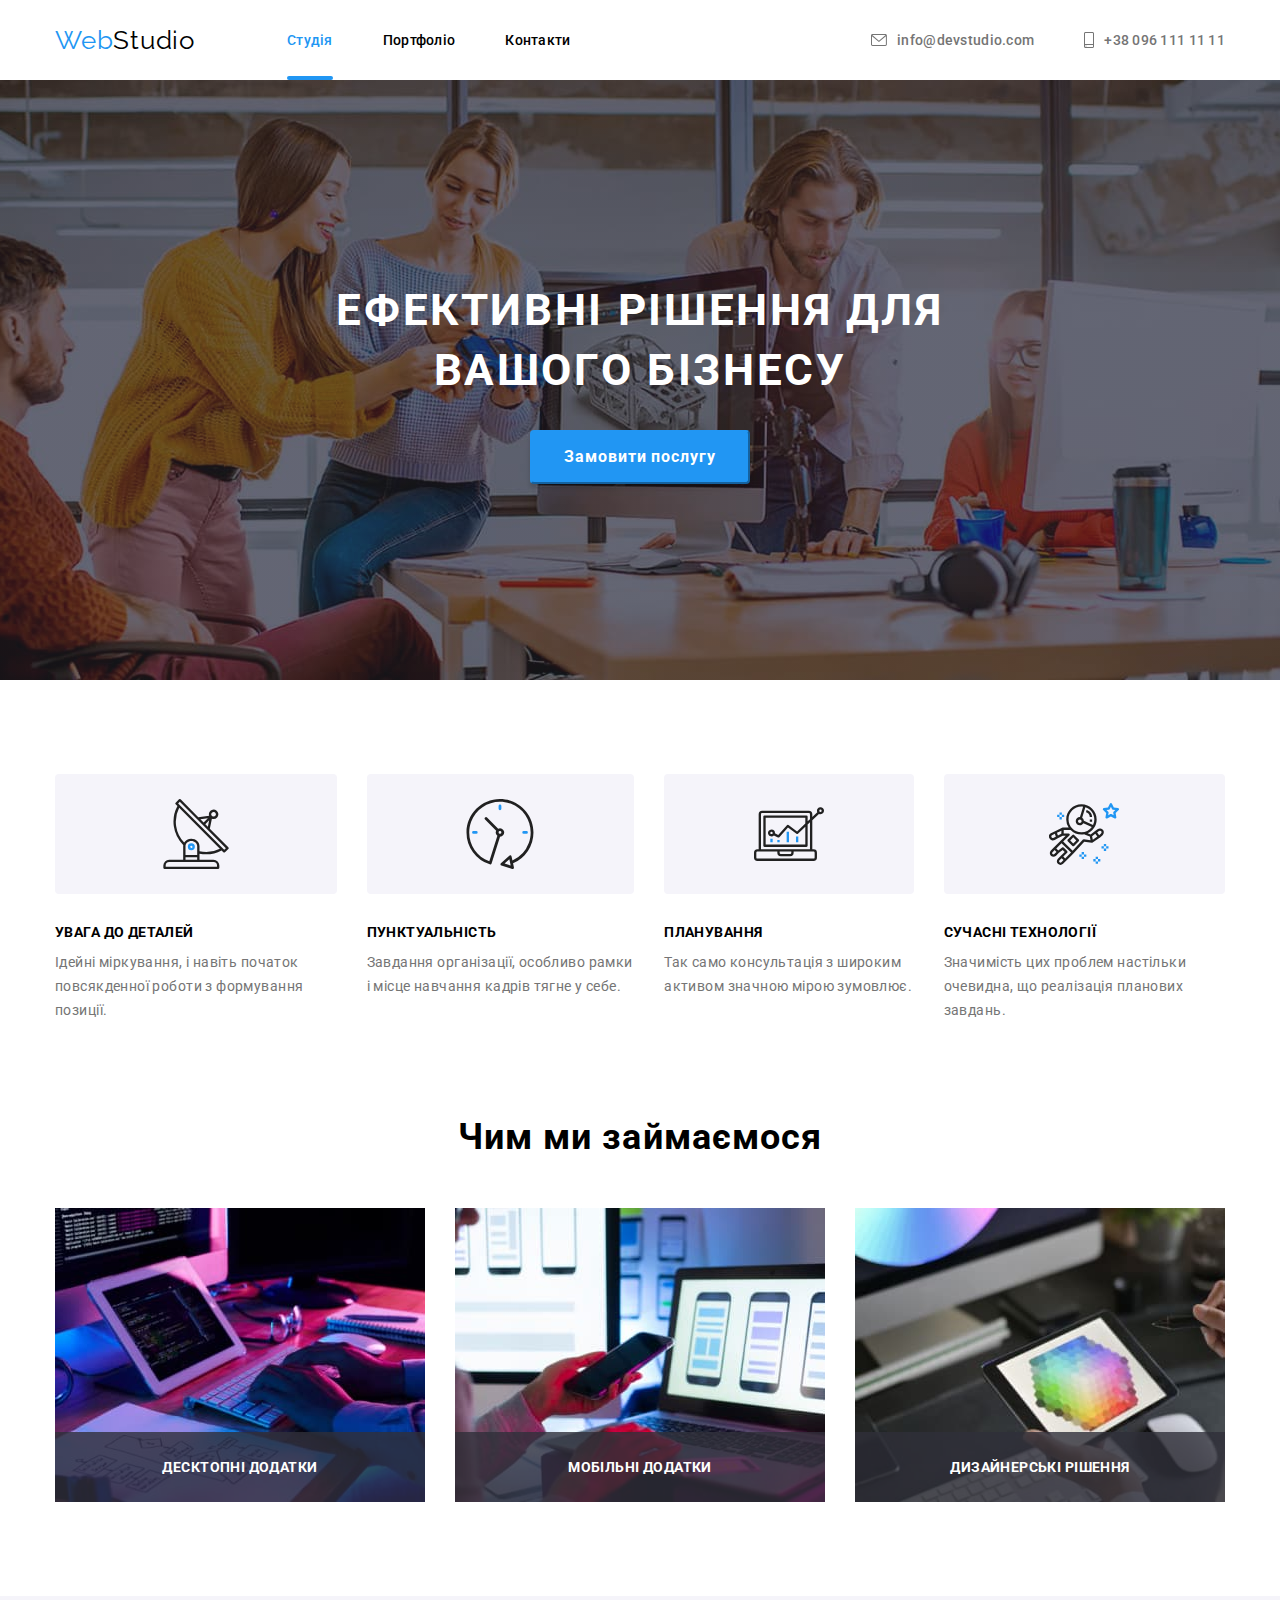
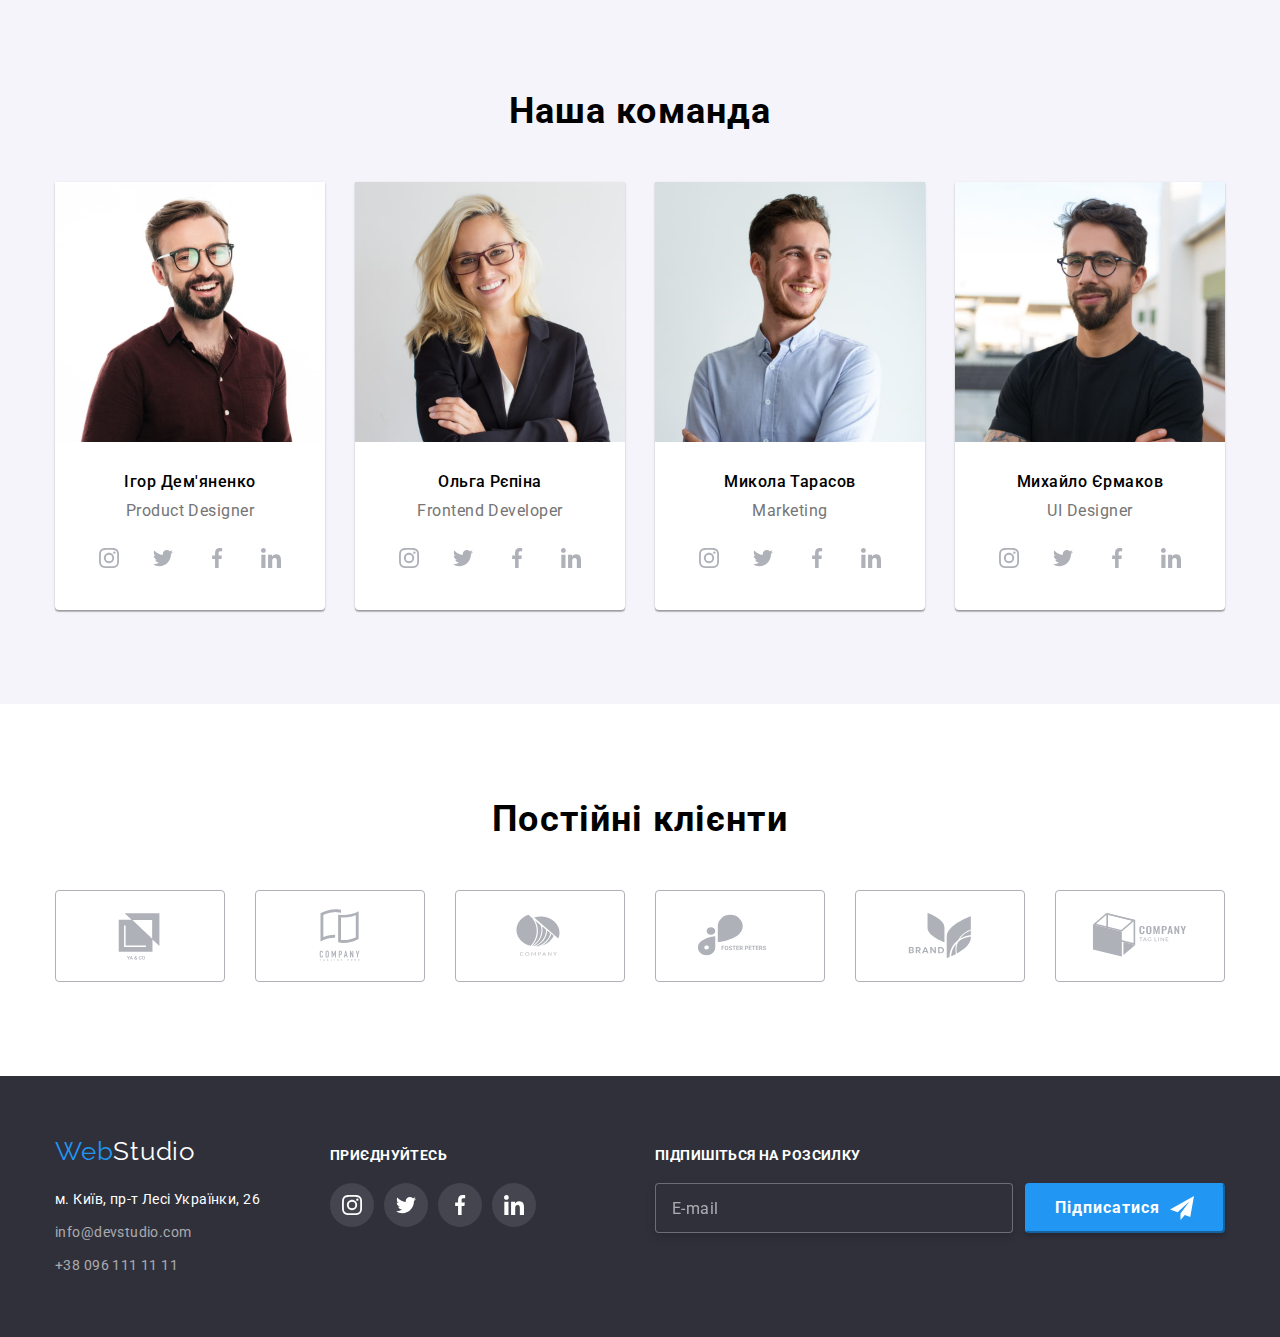
<file: index.html>
<!DOCTYPE html>
<html lang="uk">
  <head>
    <meta charset="UTF-8" />
    <meta http-equiv="X-UA-Compatible" content="IE=edge" />
    <meta name="viewport" content="width=device-width, initial-scale=1.0" />
    <title>Студія</title>
    <link rel="preconnect" href="https://fonts.googleapis.com" />
    <link rel="preconnect" href="https://fonts.gstatic.com" crossorigin />
    <link
      href="https://fonts.googleapis.com/css2?family=Raleway:wght@700&family=Roboto:wght@400;500;700;900&display=swap"
      rel="stylesheet"
    />
    <link
      rel="stylesheet"
      href="https://cdnjs.cloudflare.com/ajax/libs/modern-normalize/1.1.0/modern-normalize.min.css"
    />
    <link rel="stylesheet" href="css/styles.css" />
  </head>

  <body>
    <!-- header  -->
    <header class="header">
      <div class="container">
        <nav>
          <a class="logo link" href=""
            ><span class="logo-blue">Web</span
            ><span class="logo-black">Studio</span></a
          >
          <ul class="nav-list list">
            <li class="header-list-item">
              <a class="header-list-link link link-hover activ-link" href=""
                >Студія</a
              >
            </li>
            <li class="header-list-item">
              <a
                class="header-list-link link link-hover"
                href="./portfolio.html"
                >Портфоліо</a
              >
            </li>
            <li class="header-list-item">
              <a class="header-list-link link link-hover" href="">Контакти</a>
            </li>
          </ul>
        </nav>
        <ul class="contacts-list list">
          <li class="header-list-item">
            <a
              class="header-list-feedback link link-hover"
              href="mailto:info@devstudio.com"
            >
              <svg class="icon-envelope icon-hover" width="16" height="12">
                <use href="./images/icons.svg#icon-envelope"></use>
              </svg>
              info@devstudio.com</a
            >
          </li>
          <li class="header-list-item">
            <a
              class="header-list-feedback link link-hover"
              href="tel:+380961111111"
            >
              <svg class="icon-smartphone" width="10" height="16">
                <use href="./images/icons.svg#icon-smartphone"></use>
              </svg>
              +38 096 111 11 11</a
            >
          </li>
        </ul>
      </div>
    </header>
    <!-- main  -->
    <main>
      <!-- section hero  -->
      <div>
        <section class="hero">
          <div class="container">
            <h1 class="hero-titel">Ефективні рішення для вашого бізнесу</h1>
            <button data-modal-open class="button" type="button">
              Замовити послугу
            </button>
          </div>
        </section>
      </div>
      <!-- section Особливості  -->
      <section class="features">
        <div class="container">
          <h2 class="second-title visually-hidden">Особливості</h2>
          <ul class="feauters-list list">
            <li class="feauters-list-item">
              <div class="feauters-icon">
                <svg width="70" height="70">
                  <use href="./images/icons.svg#icon-antenna"></use>
                </svg>
              </div>
              <h3 class="third-title">Увага до деталей</h3>
              <p class="features-description">
                Ідейні міркування, і навіть початок повсякденної роботи з
                формування позиції.
              </p>
            </li>
            <li class="feauters-list-item">
              <div class="feauters-icon">
                <svg width="70" height="70">
                  <use href="./images/icons.svg#icon-clock"></use>
                </svg>
              </div>
              <h3 class="third-title">Пунктуальність</h3>
              <p class="features-description">
                Завдання організації, особливо рамки і місце навчання кадрів
                тягне у себе.
              </p>
            </li>
            <li class="feauters-list-item">
              <div class="feauters-icon">
                <svg width="70" height="70">
                  <use href="./images/icons.svg#icon-diagram"></use>
                </svg>
              </div>
              <h3 class="third-title">Планування</h3>
              <p class="features-description">
                Так само консультація з широким активом значною мірою зумовлює.
              </p>
            </li>
            <li class="feauters-list-item">
              <div class="feauters-icon">
                <svg width="70" height="70">
                  <use href="./images/icons.svg#icon-astronaut"></use>
                </svg>
              </div>
              <h3 class="third-title">Сучасні технології</h3>
              <p class="features-description">
                Значимість цих проблем настільки очевидна, що реалізація
                планових завдань.
              </p>
            </li>
          </ul>
        </div>
      </section>
      <!-- section activity  -->
      <section class="activity">
        <div class="container">
          <h2 class="second-title">Чим ми займаємося</h2>
          <ul class="activity-list list">
            <li class="activity-list-item">
              <div class="box">
                <img
                  src="./images/box-1.jpg"
                  alt="планування роботи"
                  width="370"
                />
                <p class="title">Десктопні додатки</p>
              </div>
            </li>
            <li class="activity-list-item">
              <div class="box">
                <img
                  src="./images/box-2.jpg"
                  alt="реалізація проекту"
                  width="370"
                />
                <p class="title">Мобільні додатки</p>
              </div>
            </li>
            <li class="activity-list-item">
              <div class="box">
                <img
                  src="./images/box-3.jpg"
                  alt="тестування готового продукту"
                  width="370"
                />
                <p class="title">Дизайнерські рішення</p>
              </div>
            </li>
          </ul>
        </div>
      </section>
      <!-- section team  -->
      <section class="team">
        <div class="container">
          <h2 class="second-title">Наша команда</h2>
          <ul class="team-list list">
            <li class="team-list-item">
              <img
                class="team-img"
                src="./images/img-1.jpg"
                alt="Ігор Дем'яненко"
                width="270"
              />
              <div class="team-performance">
                <h3 class="team-list-name">Ігор Дем'яненко</h3>
                <p class="team-list-profession">Product Designer</p>
              </div>
              <ul class="team-social list">
                <li class="social-list">
                  <a class="social-link" href="">
                    <svg class="icon-instagram icon" width="20" height="20">
                      <use href="./images/icons.svg#icon-instagram"></use>
                    </svg>
                  </a>
                </li>
                <li class="social-list">
                  <a class="social-link" href="">
                    <svg class="icon-twitter icon" width="20" height="20">
                      <use href="./images/icons.svg#icon-twitter"></use>
                    </svg>
                  </a>
                </li>
                <li class="social-list">
                  <a class="social-link" href="">
                    <svg class="icon-facebook icon" width="20" height="20">
                      <use href="./images/icons.svg#icon-facebook"></use>
                    </svg>
                  </a>
                </li>
                <li class="social-list">
                  <a class="social-link" href="">
                    <svg class="icon-linkedin icon" width="20" height="20">
                      <use href="./images/icons.svg#icon-linkedin"></use>
                    </svg>
                  </a>
                </li>
              </ul>
            </li>
            <li class="team-list-item">
              <img
                class="team-img"
                src="./images/img-2.jpg"
                alt="Ольга Рєпіна"
                width="270"
              />
              <div class="team-performance">
                <h3 class="team-list-name">Ольга Рєпіна</h3>
                <p class="team-list-profession">Frontend Developer</p>
              </div>
              <ul class="team-social list">
                <li class="social-list">
                  <a class="social-link" href="">
                    <svg class="icon-instagram icon" width="20" height="20">
                      <use href="./images/icons.svg#icon-instagram"></use>
                    </svg>
                  </a>
                </li>
                <li class="social-list">
                  <a class="social-link" href="">
                    <svg class="icon-twitter icon" width="20" height="20">
                      <use href="./images/icons.svg#icon-twitter"></use>
                    </svg>
                  </a>
                </li>
                <li class="social-list">
                  <a class="social-link" href="">
                    <svg class="icon-facebook icon" width="20" height="20">
                      <use href="./images/icons.svg#icon-facebook"></use>
                    </svg>
                  </a>
                </li>
                <li class="social-list">
                  <a class="social-link" href="">
                    <svg class="icon-linkedin icon" width="20" height="20">
                      <use href="./images/icons.svg#icon-linkedin"></use>
                    </svg>
                  </a>
                </li>
              </ul>
            </li>
            <li class="team-list-item">
              <img
                class="team-img"
                src="./images/img-3.jpg"
                alt="Микола Тарасов"
                width="270"
              />
              <div class="team-performance">
                <h3 class="team-list-name">Микола Тарасов</h3>
                <p class="team-list-profession">Marketing</p>
              </div>
              <ul class="team-social list">
                <li class="social-list">
                  <a class="social-link" href="">
                    <svg class="icon-instagram icon" width="20" height="20">
                      <use href="./images/icons.svg#icon-instagram"></use>
                    </svg>
                  </a>
                </li>
                <li class="social-list">
                  <a class="social-link" href="">
                    <svg class="icon-twitter icon" width="20" height="20">
                      <use href="./images/icons.svg#icon-twitter"></use>
                    </svg>
                  </a>
                </li>
                <li class="social-list">
                  <a class="social-link" href="">
                    <svg class="icon-facebook icon" width="20" height="20">
                      <use href="./images/icons.svg#icon-facebook"></use>
                    </svg>
                  </a>
                </li>
                <li class="social-list">
                  <a class="social-link" href="">
                    <svg class="icon-linkedin icon" width="20" height="20">
                      <use href="./images/icons.svg#icon-linkedin"></use>
                    </svg>
                  </a>
                </li>
              </ul>
            </li>
            <li class="team-list-item">
              <img
                class="team-img"
                src="./images/img-4.jpg"
                alt="Михайло Єрмаков"
                width="270"
              />
              <div class="team-performance">
                <h3 class="team-list-name">Михайло Єрмаков</h3>
                <p class="team-list-profession">UI Designer</p>
              </div>
              <ul class="team-social list">
                <li class="social-list">
                  <a class="social-link" href="">
                    <svg class="icon-instagram icon" width="20" height="20">
                      <use href="./images/icons.svg#icon-instagram"></use>
                    </svg>
                  </a>
                </li>
                <li class="social-list">
                  <a class="social-link" href="">
                    <svg class="icon-twitter icon" width="20" height="20">
                      <use href="./images/icons.svg#icon-twitter"></use>
                    </svg>
                  </a>
                </li>
                <li class="social-list">
                  <a class="social-link" href="">
                    <svg class="icon-facebook icon" width="20" height="20">
                      <use href="./images/icons.svg#icon-facebook"></use>
                    </svg>
                  </a>
                </li>
                <li class="social-list">
                  <a class="social-link" href="">
                    <svg class="icon-linkedin icon" width="20" height="20">
                      <use href="./images/icons.svg#icon-linkedin"></use>
                    </svg>
                  </a>
                </li>
              </ul>
            </li>
          </ul>
        </div>
      </section>

      <!-- section regular-customers  -->
      <section class="customers">
        <div class="container">
          <h2 class="second-title">Постійні клієнти</h2>
          <ul class="customers-list list">
            <li class="customers-item">
              <a class="customers-link" href="">
                <svg class="icon-group-one icon" width="106" height="60">
                  <use href="./images/icons.svg#icon-group-one"></use>
                </svg>
              </a>
            </li>
            <li class="customers-item">
              <a class="customers-link" href="">
                <svg class="icon-group-two icon" width="106" height="60">
                  <use href="./images/icons.svg#icon-group-two"></use>
                </svg>
              </a>
            </li>
            <li class="customers-item">
              <a class="customers-link" href="">
                <svg class="icon-group-three icon" width="106" height="60">
                  <use href="./images/icons.svg#icon-group-three"></use>
                </svg>
              </a>
            </li>
            <li class="customers-item">
              <a class="customers-link" href="">
                <svg class="icon-group-four icon" width="106" height="60">
                  <use href="./images/icons.svg#icon-group-four"></use>
                </svg>
              </a>
            </li>
            <li class="customers-item">
              <a class="customers-link" href="">
                <svg class="icon-group-five icon" width="106" height="60">
                  <use href="./images/icons.svg#icon-group-five"></use>
                </svg>
              </a>
            </li>
            <li class="customers-item">
              <a class="customers-link" href="">
                <svg class="icon-group-six icon" width="106" height="60">
                  <use href="./images/icons.svg#icon-group-six"></use>
                </svg>
              </a>
            </li>
          </ul>
        </div>
      </section>
    </main>

    <!-- footer  -->
    <footer class="footer">
      <div class="container">
        <div>
          <a class="logo link" href=""
            ><span class="logo-blue">Web</span
            ><span class="logo-white">Studio</span></a
          >
          <address class="footer-address">
            <ul class="footer-list list">
              <li class="footer-list-item">
                <a
                  class="footer-address-geo link link-hover"
                  href="https://goo.gl/maps/GN6owHDZAz8MC7uQ8"
                  target="_blank"
                  rel="noopener noreferrer nofollow"
                  >м. Київ, пр-т Лесі Українки, 26</a
                >
              </li>
              <li class="footer-list-item">
                <a
                  class="footer-address-mail link link-hover"
                  href="mailto:info@devstudio.com"
                  >info@devstudio.com</a
                >
              </li>
              <li class="footer-list-item">
                <a
                  class="footer-address-tel link link-hover"
                  href="tel:+380961111111"
                  >+38 096 111 11 11</a
                >
              </li>
            </ul>
          </address>
        </div>
        <div class="social">
          <p class="titel">приєднуйтесь</p>
          <ul class="social-item list">
            <li class="social-list">
              <a class="social-link" href="">
                <svg class="icon-instagram icon" width="20" height="20">
                  <use href="./images/icons.svg#icon-instagram"></use>
                </svg>
              </a>
            </li>
            <li class="social-list">
              <a class="social-link" href="">
                <svg class="icon-twitter icon" width="20" height="20">
                  <use href="./images/icons.svg#icon-twitter"></use>
                </svg>
              </a>
            </li>
            <li class="social-list">
              <a class="social-link" href="">
                <svg class="icon-facebook icon" width="20" height="20">
                  <use href="./images/icons.svg#icon-facebook"></use>
                </svg>
              </a>
            </li>
            <li class="social-list">
              <a class="social-link" href="">
                <svg class="icon-linkedin icon" width="20" height="20">
                  <use href="./images/icons.svg#icon-linkedin"></use>
                </svg>
              </a>
            </li>
          </ul>
        </div>

        <form class="form-subscription">
          <p class="titel">Підпишіться на розсилку</p>
          <div class="subscription">
            <input
              class="input-email"
              type="email"
              name="email"
              placeholder="E-mail"
            />

            <button class="btn" type="submit">
              Підписатися
              <svg class="icon-send" width="24" height="24">
                <use href="./images/icons.svg#icon-send"></use>
              </svg>
            </button>
          </div>
        </form>
      </div>
    </footer>

    <!-- backdrop -->
    <div class="backdrop is-hidden" data-modal>
      <div class="modal">
        <button data-modal-close class="btn-close">
          <svg class="icon-close" width="11" height="11">
            <use href="./images/icons.svg#icon-close"></use>
          </svg>
        </button>
        <form class="registration_form" name="registration_form">
          <p class="title">Залиште свої дані, ми вам передзвонимо</p>
          <div class="form-field">
            <label class="title-field" for="name">Ім'я</label>
            <div class="field-input">
              <input
                class="input-field"
                type="text"
                name="username"
                id="name"
                required
              />
              <svg class="icon-name icon" width="18" height="18">
                <use href="./images/icons.svg#icon-name"></use>
              </svg>
            </div>
          </div>
          <div class="form-field">
            <label class="title-field" for="fone">Телефон</label>
            <div class="field-input">
              <input
                class="input-field"
                type="tel"
                name="userfone"
                id="fone"
                required
              />
              <svg class="icon-tel icon" width="18" height="18">
                <use href="./images/icons.svg#icon-tel"></use>
              </svg>
            </div>
          </div>
          <div class="form-field">
            <label class="title-field" for="mail">Пошта</label>
            <div class="field-input">
              <input
                class="input-field"
                type="email"
                name="usermail"
                id="mail"
                required
              />
              <svg class="icon-email icon" width="18" height="18">
                <use href="./images/icons.svg#icon-email"></use>
              </svg>
            </div>
          </div>
          <div class="form-field div-textarea">
            <label class="title-field" for="comment">Коментар</label>
            <textarea
              type="text"
              name="comment"
              id="comment"
              rows="6"
              placeholder="Введіть текст"
            ></textarea>
          </div>

          <label class="form-consent">
            <input
              class="checkbox"
              type="checkbox"
              name="consent"
              value="consent"
              id="consent"
            />
            <span class="check">
              <svg class="icon-check" width="16" height="15">
                <use href="./images/icons.svg#icon-check"></use>
              </svg>
            </span>
            <span class="title" for="consent"
              >Погоджуюся з розсилкою та приймаю
              <a href="">Умови договору</a>
            </span>
          </label>
          <button class="btn" type="submit">Відправити</button>
        </form>
      </div>
    </div>

    <script src="./js/modal.js"></script>
  </body>
</html>
</file>
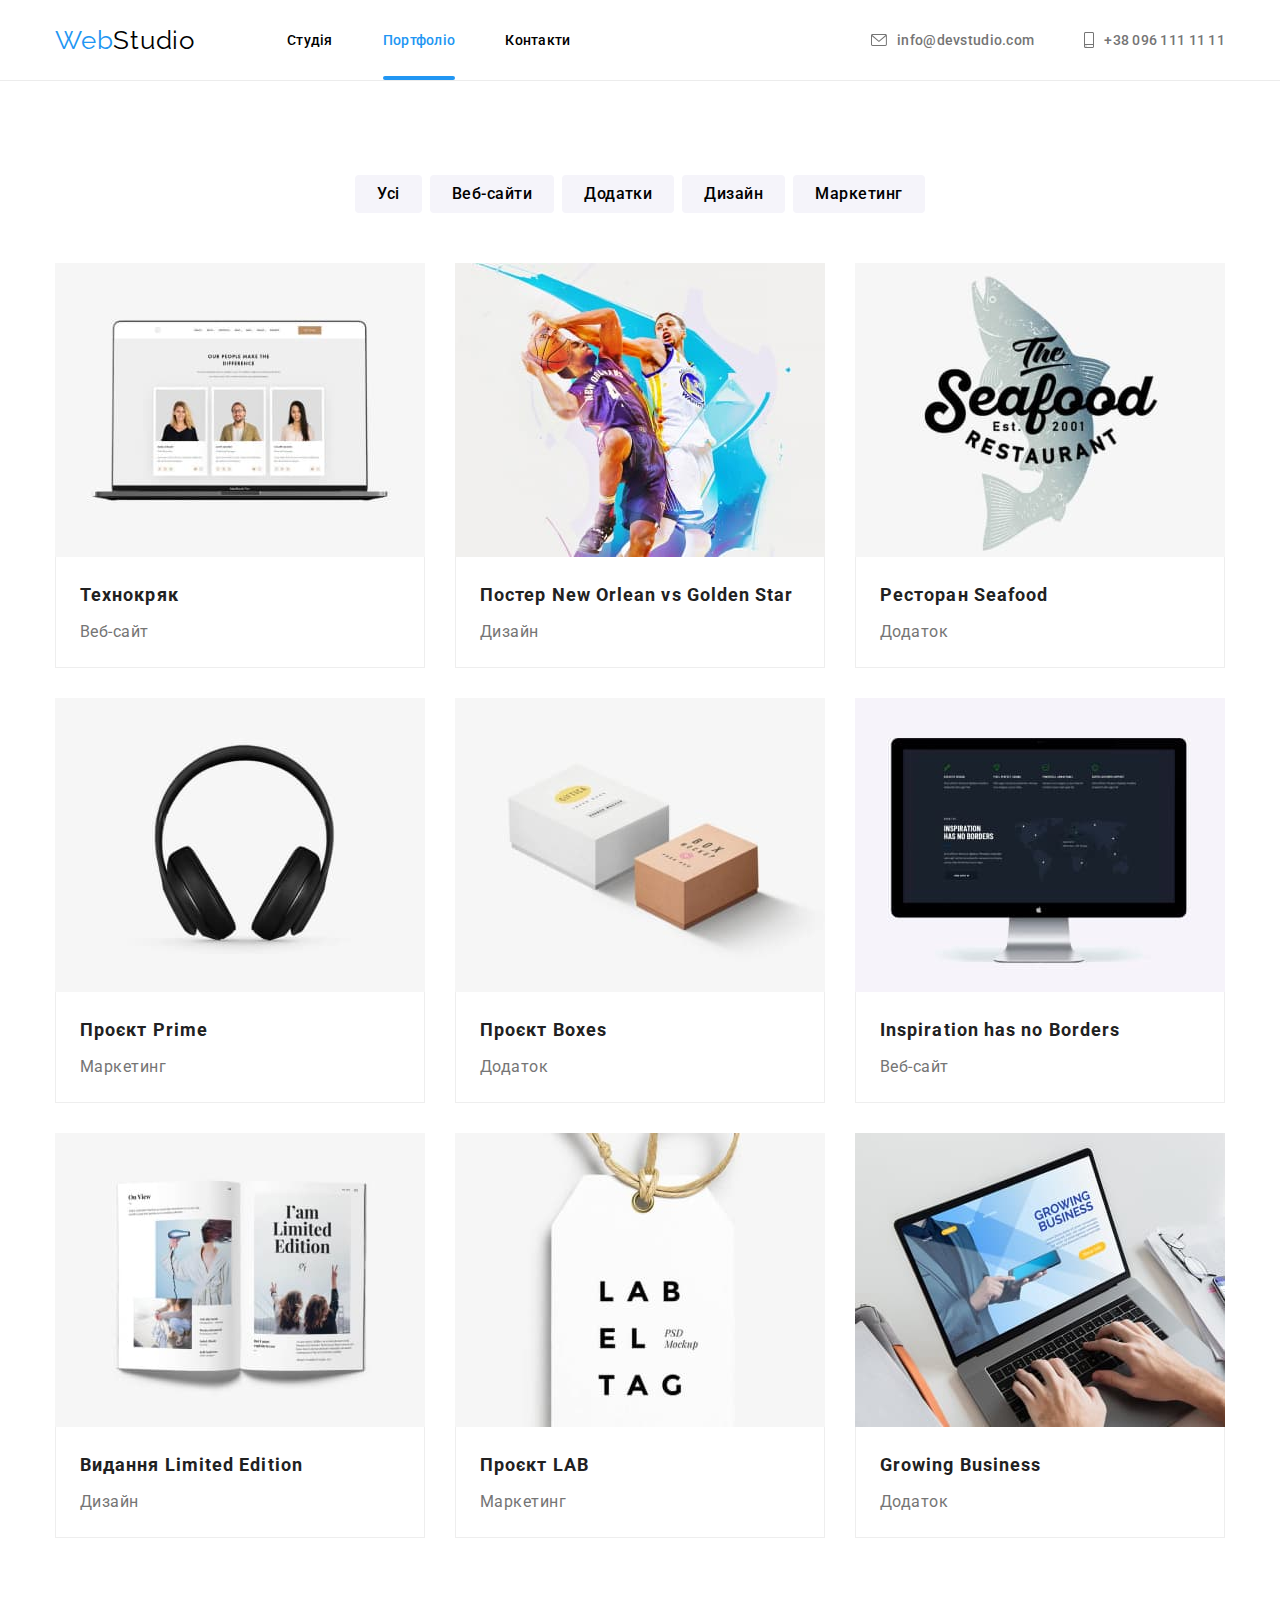
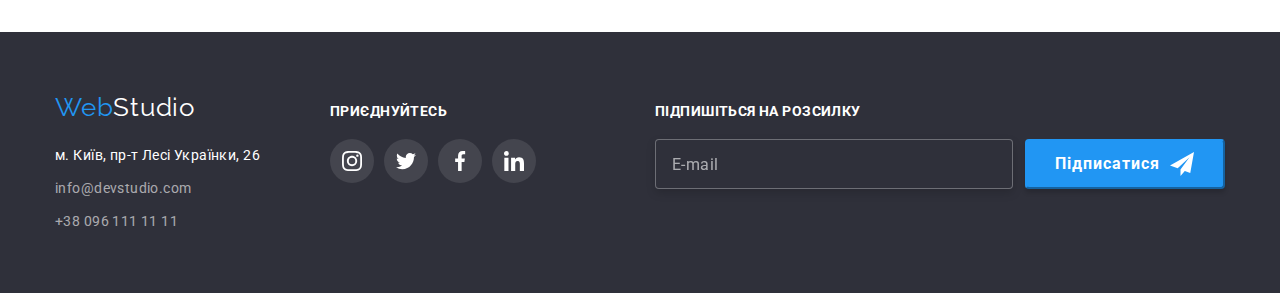
<file: portfolio.html>
<!DOCTYPE html>
<html lang="uk">
  <head>
    <meta charset="UTF-8" />
    <meta http-equiv="X-UA-Compatible" content="IE=edge" />
    <meta name="viewport" content="width=device-width, initial-scale=1.0" />
    <title>Портфоліо</title>
    <link rel="preconnect" href="https://fonts.googleapis.com" />
    <link rel="preconnect" href="https://fonts.gstatic.com" crossorigin />
    <link
      href="https://fonts.googleapis.com/css2?family=Raleway:wght@700&family=Roboto:wght@400;500;700;900&display=swap"
      rel="stylesheet"
    />
    <link
      rel="stylesheet"
      href="https://cdnjs.cloudflare.com/ajax/libs/modern-normalize/1.1.0/modern-normalize.min.css"
    />
    <link rel="stylesheet" href="css/styles.css" />
  </head>

  <body>
    <!-- header  -->
    <header class="header header-portfolio">
      <div class="container">
        <nav>
          <a class="logo link" href=""
            ><span class="logo-blue">Web</span
            ><span class="logo-black">Studio</span></a
          >
          <ul class="nav-list list">
            <li class="header-list-item">
              <a class="header-list-link link link-hover" href="./index.html"
                >Студія</a
              >
            </li>
            <li class="header-list-item">
              <a class="header-list-link link link-hover activ-link" href=""
                >Портфоліо</a
              >
            </li>
            <li class="header-list-item">
              <a class="header-list-link link link-hover" href="">Контакти</a>
            </li>
          </ul>
        </nav>
        <ul class="contacts-list list">
          <li class="header-list-item">
            <a
              class="header-list-feedback link link-hover"
              href="mailto:info@devstudio.com"
            >
              <svg class="icon-envelope" width="16" height="12">
                <use href="./images/icons.svg#icon-envelope"></use>
              </svg>
              info@devstudio.com</a
            >
          </li>
          <li class="header-list-item">
            <a
              class="header-list-feedback link link-hover"
              href="tel:+380961111111"
            >
              <svg class="icon-smartphone" width="10" height="16">
                <use href="./images/icons.svg#icon-smartphone"></use>
              </svg>
              +38 096 111 11 11</a
            >
          </li>
        </ul>
      </div>
    </header>

    <!-- main  -->
    <main>
      <!-- section Портфоліо -->
      <section class="portfolio">
        <div class="container">
          <h1 class="visually-hidden">Портфоліо</h1>
          <ul class="portfolio-button-lict list">
            <li class="portpolio-buttom-item">
              <button class="portfolio-button button-hover" type="button">
                Усі
              </button>
            </li>
            <li class="portpolio-buttom-item">
              <button class="portfolio-button button-hover" type="button">
                Веб-сайти
              </button>
            </li>
            <li class="portpolio-buttom-item">
              <button class="portfolio-button button-hover" type="button">
                Додатки
              </button>
            </li>
            <li class="portpolio-buttom-item">
              <button class="portfolio-button button-hover" type="button">
                Дизайн
              </button>
            </li>
            <li class="portpolio-buttom-item">
              <button class="portfolio-button button-hover" type="button">
                Маркетинг
              </button>
            </li>
          </ul>

          <ul class="portfolio-list list">
            <li class="portfolio-list-item">
              <a class="portfolio-list-link link" href="">
                <div class="box">
                  <img
                    class="portfolio-img"
                    src="./images/portfolio-1.jpg"
                    alt="Технокряк"
                    width="370"
                  />
                  <p class="description">
                    Ресурс пропонує комплексні пропозиції з різним рівнем
                    функціоналу та сервісів. Все це дозволить відвідувачу
                    отримати вичерпні відомості про компанію чи приватну особу.
                  </p>
                </div>
                <div class="t-desc">
                  <h2 class="portfolio-list-title">Технокряк</h2>
                  <p class="portfolio-list-description">Веб-сайт</p>
                </div>
              </a>
            </li>
            <li class="portfolio-list-item">
              <a class="portfolio-list-link link" href="">
                <div class="box">
                  <img
                    class="portfolio-img"
                    src="./images/portfolio-2.jpg"
                    alt="Постер New Orlean vs Golden Star"
                    width="370"
                  />
                  <p class="description">
                    Ресурс пропонує комплексні пропозиції з різним рівнем
                    функціоналу та сервісів. Все це дозволить відвідувачу
                    отримати вичерпні відомості про компанію чи приватну особу.
                  </p>
                </div>

                <div class="t-desc">
                  <h2 class="portfolio-list-title">
                    Постер New Orlean vs Golden Star
                  </h2>
                  <p class="portfolio-list-description">Дизайн</p>
                </div>
              </a>
            </li>
            <li class="portfolio-list-item">
              <a class="portfolio-list-link link" href="">
                <div class="box">
                  <img
                    class="portfolio-img"
                    src="./images/portfolio-3.jpg"
                    alt="Ресторан Seafood"
                    width="370"
                  />
                  <p class="description">
                    Ресурс пропонує комплексні пропозиції з різним рівнем
                    функціоналу та сервісів. Все це дозволить відвідувачу
                    отримати вичерпні відомості про компанію чи приватну особу.
                  </p>
                </div>

                <div class="t-desc">
                  <h2 class="portfolio-list-title">Ресторан Seafood</h2>
                  <p class="portfolio-list-description">Додаток</p>
                </div>
              </a>
            </li>
            <li class="portfolio-list-item">
              <a class="portfolio-list-link link" href="">
                <div class="box">
                  <img
                    class="portfolio-img"
                    src="./images/portfolio-4.jpg"
                    alt="Проєкт Prime"
                    width="370"
                  />
                  <p class="description">
                    Ресурс пропонує комплексні пропозиції з різним рівнем
                    функціоналу та сервісів. Все це дозволить відвідувачу
                    отримати вичерпні відомості про компанію чи приватну особу.
                  </p>
                </div>

                <div class="t-desc">
                  <h2 class="portfolio-list-title">Проєкт Prime</h2>
                  <p class="portfolio-list-description">Маркетинг</p>
                </div>
              </a>
            </li>
            <li class="portfolio-list-item">
              <a class="portfolio-list-link link" href="">
                <div class="box">
                  <img
                    class="portfolio-img"
                    src="./images/portfolio-5.jpg"
                    alt="Проєкт Boxes"
                    width="370"
                  />
                  <p class="description">
                    Ресурс пропонує комплексні пропозиції з різним рівнем
                    функціоналу та сервісів. Все це дозволить відвідувачу
                    отримати вичерпні відомості про компанію чи приватну особу.
                  </p>
                </div>

                <div class="t-desc">
                  <h2 class="portfolio-list-title">Проєкт Boxes</h2>
                  <p class="portfolio-list-description">Додаток</p>
                </div>
              </a>
            </li>
            <li class="portfolio-list-item">
              <a class="portfolio-list-link link" href="">
                <div class="box">
                  <img
                    class="portfolio-img"
                    src="./images/portfolio-6.jpg"
                    alt="Inspiration has no Borders"
                    width="370"
                  />
                  <p class="description">
                    Ресурс пропонує комплексні пропозиції з різним рівнем
                    функціоналу та сервісів. Все це дозволить відвідувачу
                    отримати вичерпні відомості про компанію чи приватну особу.
                  </p>
                </div>

                <div class="t-desc">
                  <h2 class="portfolio-list-title">
                    Inspiration has no Borders
                  </h2>
                  <p class="portfolio-list-description">Веб-сайт</p>
                </div>
              </a>
            </li>
            <li class="portfolio-list-item">
              <a class="portfolio-list-link link" href="">
                <div class="box">
                  <img
                    class="portfolio-img"
                    src="./images/portfolio-7.jpg"
                    alt="Видання Limited Edition"
                    width="370"
                  />
                  <p class="description">
                    Ресурс пропонує комплексні пропозиції з різним рівнем
                    функціоналу та сервісів. Все це дозволить відвідувачу
                    отримати вичерпні відомості про компанію чи приватну особу.
                  </p>
                </div>

                <div class="t-desc">
                  <h2 class="portfolio-list-title">Видання Limited Edition</h2>
                  <p class="portfolio-list-description">Дизайн</p>
                </div>
              </a>
            </li>
            <li class="portfolio-list-item">
              <a class="portfolio-list-link link" href="">
                <div class="box">
                  <img
                    class="portfolio-img"
                    src="./images/portfolio-8.jpg"
                    alt="Проєкт LAB"
                    width="370"
                  />
                  <p class="description">
                    Ресурс пропонує комплексні пропозиції з різним рівнем
                    функціоналу та сервісів. Все це дозволить відвідувачу
                    отримати вичерпні відомості про компанію чи приватну особу.
                  </p>
                </div>

                <div class="t-desc">
                  <h2 class="portfolio-list-title">Проєкт LAB</h2>
                  <p class="portfolio-list-description">Маркетинг</p>
                </div>
              </a>
            </li>
            <li class="portfolio-list-item">
              <a class="portfolio-list-link link" href="">
                <div class="box">
                  <img
                    class="portfolio-img"
                    src="./images/portfolio-9.jpg"
                    alt="Growing Business"
                    width="370"
                  />
                  <p class="description">
                    Ресурс пропонує комплексні пропозиції з різним рівнем
                    функціоналу та сервісів. Все це дозволить відвідувачу
                    отримати вичерпні відомості про компанію чи приватну особу.
                  </p>
                </div>

                <div class="t-desc">
                  <h2 class="portfolio-list-title">Growing Business</h2>
                  <p class="portfolio-list-description">Додаток</p>
                </div>
              </a>
            </li>
          </ul>
        </div>
      </section>
    </main>

    <!-- footer  -->
    <footer class="footer">
      <div class="container">
        <div>
          <a class="logo link" href=""
            ><span class="logo-blue">Web</span
            ><span class="logo-white">Studio</span></a
          >
          <address class="footer-address">
            <ul class="footer-list list">
              <li class="footer-list-item">
                <a
                  class="footer-address-geo link link-hover"
                  href="https://goo.gl/maps/GN6owHDZAz8MC7uQ8"
                  target="_blank"
                  rel="noopener noreferrer nofollow"
                  >м. Київ, пр-т Лесі Українки, 26</a
                >
              </li>
              <li class="footer-list-item">
                <a
                  class="footer-address-mail link link-hover"
                  href="mailto:info@devstudio.com"
                  >info@devstudio.com</a
                >
              </li>
              <li class="footer-list-item">
                <a
                  class="footer-address-tel link link-hover"
                  href="tel:+380961111111"
                  >+38 096 111 11 11</a
                >
              </li>
            </ul>
          </address>
        </div>
        <div class="social">
          <h1 class="titel">приєднуйтесь</h1>
          <ul class="social-item list">
            <li class="social-list">
              <a class="social-link" href="">
                <svg class="icon-instagram icon" width="20" height="20">
                  <use href="./images/icons.svg#icon-instagram"></use>
                </svg>
              </a>
            </li>
            <li class="social-list">
              <a class="social-link" href="">
                <svg class="icon-twitter icon" width="20" height="20">
                  <use href="./images/icons.svg#icon-twitter"></use>
                </svg>
              </a>
            </li>
            <li class="social-list">
              <a class="social-link" href="">
                <svg class="icon-facebook icon" width="20" height="20">
                  <use href="./images/icons.svg#icon-facebook"></use>
                </svg>
              </a>
            </li>
            <li class="social-list">
              <a class="social-link" href="">
                <svg class="icon-linkedin icon" width="20" height="20">
                  <use href="./images/icons.svg#icon-linkedin"></use>
                </svg>
              </a>
            </li>
          </ul>
        </div>
        <form class="form-subscription">
          <p class="titel">Підпишіться на розсилку</p>
          <div class="subscription">
            <input
              class="input-email"
              type="email"
              name="email"
              placeholder="E-mail"
            />

            <button class="btn" type="submit">
              Підписатися
              <svg class="icon-send" width="24" height="24">
                <use href="./images/icons.svg#icon-send"></use>
              </svg>
            </button>
          </div>
        </form>
      </div>
    </footer>
  </body>
</html>
</file>
<file: css/styles.css>
/* General styles */

ul {
  margin: 0;
  padding-left: 0;
}

h1,
h2,
h3,
p {
  margin: 0;
}

:root {
  --primary-color: #212121;
  --active-color: #2196f3;
  --blue-color-logo: #2196f3;
  --color-white: #ffffff;
  --color-black: #000000;
  --description-text-color: #757575;
  --borders-color: #2f303a;
  --hero-bg-color: #c4c4c4;

  --card-color: #f5f4fa;
  --blue-activ-logo: #188ce8;

  --border-card: #eeeeee;

  --icon-notactive: #afb1b8;

  --container-pading: 94px;
  --header-indents: 50px;
  --indentation: 30px;
  --description-indentation: 10px;

  --transition-time: 250ms;
  --transition-function: cubic-bezier(0.4, 0, 0.2, 1);
}

html {
  background-color: #f5f5f5;
}

body {
  font-family: "Roboto", sans-serif;
  background-color: var(--color-white);
  max-width: 1600px;
  margin-left: auto;
  margin-right: auto;
  /* background-color: #f5f5f5; */
}

.container {
  width: 1200px;
  margin-left: auto;
  margin-right: auto;
  padding-left: 15px;
  padding-right: 15px;

  /* outline: 1px solid tomato; */
}

.link {
  text-decoration: none;
}

.list {
  list-style: none;
}

.logo {
  font-family: "Raleway";
  font-size: 26px;
  line-height: calc(31 / 26);
  letter-spacing: 0.03em;
}

.logo-blue {
  color: var(--blue-color-logo);
}

.second-title {
  font-size: 36px;
  line-height: calc(42 / 36);
  text-align: center;
  letter-spacing: 0.03em;
  margin-bottom: var(--header-indents);
}

.link-hover:hover,
.link-hover:focus {
  color: var(--active-color);
  fill: var(--active-color);
}

/* Header  */
.header {
  background: var(--color-white);
}

.header .container {
  display: flex;
  align-items: center;
}

nav {
  display: flex;
  align-items: center;
}

.logo {
  margin-right: 92px;
}

.logo-black {
  color: var(--color-black);
}

.nav-list {
  display: flex;
}

.contacts-list {
  display: flex;
  margin-left: auto;
}

.header-list-item:not(:last-child) {
  margin-right: var(--header-indents);
}

.header-list-link {
  font-weight: 500;
  font-size: 14px;
  line-height: calc(16 / 14);
  letter-spacing: 0.02em;
  color: inherit;

  display: block;
  padding-top: 32px;
  transition: color var(--transition-time) var(--transition-function);
}

.header-list-feedback {
  display: flex;
  font-weight: 500;
  font-size: 14px;
  line-height: calc(16 / 14);
  letter-spacing: 0.02em;
  color: var(--description-text-color);
  fill: var(--description-text-color);
  transition: color var(--transition-time) var(--transition-function),
    fill var(--transition-time) var(--transition-function);
  align-items: center;
}

.icon-envelope,
.icon-smartphone {
  margin-right: var(--description-indentation);
}

.activ-link {
  color: var(--active-color);
}

.activ-link::after {
  content: "";
  display: block;
  margin-top: 28px;
  width: 100%;
  height: 4px;
  background-color: var(--active-color);
  border-radius: 2px;
}

/* Hero  */
.hero {
  background-color: var(--hero-bg-color);
  background-image: linear-gradient(
      rgba(47, 48, 58, 0.4),
      rgba(47, 48, 58, 0.4)
    ),
    url("../images/hero.jpg");
  /* filter: drop-shadow(0px 4px 4px rgba(0, 0, 0, 0.25)); */

  margin-left: auto;
  margin-right: auto;
  max-width: 1600px;
  height: 600px;
  background-position: center;
  background-repeat: no-repeat;
  background-size: cover;
  padding-top: 200px;
  padding-bottom: 200px;
}

.hero-titel {
  font-size: 44px;
  line-height: calc(60 / 44);
  text-align: center;
  letter-spacing: 0.06em;
  text-transform: uppercase;
  color: var(--color-white);
  width: 696px;
  text-align: center;
  margin-left: auto;
  margin-right: auto;
  margin-bottom: 30px;
}

.button {
  font-family: "Roboto";
  font-weight: 700;
  font-size: 16px;
  line-height: calc(30 / 16);
  letter-spacing: 0.06em;
  color: var(--color-white);
  background-color: var(--blue-color-logo);
  padding: 10px 32px;
  display: block;
  margin-left: auto;
  margin-right: auto;
  cursor: pointer;

  border-color: #2196f3;
  box-shadow: 0px 4px 4px rgba(0, 0, 0, 0.15);
  border-radius: 4px;

  transition: background-color var(--transition-time) var(--transition-function);
}

.button:hover,
.button:focus {
  background-color: var(--blue-activ-logo);
}

/* Features  */
.features .container {
  padding-top: var(--container-pading);
  padding-bottom: var(--container-pading);
}

.feauters-list {
  display: flex;
}

.feauters-list-item:not(:last-child) {
  margin-right: var(--indentation);
}

svg {
  display: block;
}

.feauters-icon {
  background-color: var(--card-color);
  border-radius: 4px;
  margin-bottom: var(--indentation);
  height: 120px;
  display: flex;
  justify-content: center;
  align-items: center;
}

.visually-hidden {
  position: absolute;
  width: 1px;
  height: 1px;
  margin: -1px;
  border: 0;
  padding: 0;

  white-space: nowrap;
  clip-path: inset(100%);
  clip: rect(0 0 0 0);
  overflow: hidden;
}

.third-title {
  font-size: 14px;
  line-height: calc(16 / 14);
  letter-spacing: 0.03em;
  text-transform: uppercase;
  margin-bottom: var(--description-indentation);
}

.features-description {
  font-size: 14px;
  line-height: calc(24 / 14);
  letter-spacing: 0.03em;
  color: var(--description-text-color);
}

/* Section activity  */
.activity .container {
  padding-bottom: var(--container-pading);
}

.activity-list {
  display: flex;
  justify-content: space-between;
}

.activity .box {
  position: relative;
  display: flex;
}

.activity .title {
  position: absolute;
  bottom: 0;

  width: 100%;
  height: 70px;

  display: flex;
  align-items: center;
  justify-content: center;
  font-weight: 700;
  font-size: 14px;
  letter-spacing: 0.03em;
  text-transform: uppercase;

  color: #ffffff;
  background: rgba(47, 48, 58, 0.8);
}

/* Section team */
.team {
  background-color: var(--card-color);
}

.team .container {
  padding-top: var(--container-pading);
  padding-bottom: var(--container-pading);
}

.team-list {
  display: flex;
  /* justify-content: space-between; */
}

.team-img {
  display: block;
}

.team-list-item:not(:last-child) {
  margin-right: var(--indentation);
}

.team-list-item {
  background: var(--color-white);
  box-shadow: 0px 1px 3px rgba(0, 0, 0, 0.12), 0px 1px 1px rgba(0, 0, 0, 0.14),
    0px 2px 1px rgba(0, 0, 0, 0.2);
  border-radius: 0px 0px 4px 4px;
  padding-bottom: 30px;
}

.team-performance {
  padding-top: var(--indentation);
}

.team-list-name {
  font-weight: 500;
  font-size: 16px;
  line-height: calc(19 / 16);
  text-align: center;
  letter-spacing: 0.03em;
  margin-bottom: var(--description-indentation);
}

.team-list-profession {
  font-size: 16px;
  line-height: calc(19 / 16);
  text-align: center;
  letter-spacing: 0.03em;
  color: var(--description-text-color);
}

.team-social {
  display: flex;
  justify-content: center;
  margin-top: 16px;
}

.team-social .social-list {
  width: 44px;
  height: 44px;
}

.team-social .social-list:not(:last-child) {
  margin-right: var(--description-indentation);
}

.team-social .social-link {
  width: 100%;
  height: 100%;
  display: flex;
  justify-content: center;
  align-items: center;
  border-radius: 50%;
  background-color: inherit;
  fill: var(--icon-notactive);

  transition: background-color var(--transition-time) var(--transition-function),
    fill var(--transition-time) var(--transition-function);
}

.team-social .social-link:hover,
.team-social .social-link:focus {
  background-color: var(--blue-color-logo);
}

.team-social .social-link:hover .icon,
.team-social .social-link:focus .icon {
  fill: var(--color-white);
}

/* section regular-customers */
.customers {
  padding: var(--container-pading) 0;
}

.customers-list {
  display: flex;
}

.customers-item {
  width: 170px;
  height: 92px;
}

.customers-item:not(:last-child) {
  margin-right: var(--indentation);
}

.customers-link {
  display: flex;
  width: 100%;
  height: 100%;
  border: 1px solid;
  border-color: #afb1b8;
  border-radius: 4px;
  justify-content: center;
  align-items: center;
  /* fill: var(--icon-notactive); */

  transition: border-color var(--transition-time) var(--transition-function),
    fill var(--transition-time) var(--transition-function);
}

.customers .icon {
  fill: var(--icon-notactive);
  transition: fill var(--transition-time) var(--transition-function);
}

.customers-link:hover,
.customers-link:focus {
  border-color: var(--blue-color-logo);
}

.customers .customers-link:hover .icon,
.customers .customers-link:focus .icon {
  fill: var(--blue-color-logo);
}

/* Footer */
.footer {
  background-color: var(--borders-color);
  padding-top: 60px;
  padding-bottom: 60px;
}

.footer .container {
  display: flex;
  align-items: baseline;
}

.footer .logo {
  display: inline-block;
  margin-right: 0;
  margin-bottom: 20px;
}

.logo-white {
  color: var(--color-white);
}

.footer-list-item:not(:last-child) {
  margin-bottom: 9px;
}

.footer-address {
  font-style: normal;
  font-size: 14px;
  line-height: calc(24 / 14);
  letter-spacing: 0.03em;
}

.footer-address-geo {
  color: var(--color-white);
  transition: color var(--transition-time) var(--transition-function);
}

.footer-address-mail,
.footer-address-tel {
  color: rgba(255, 255, 255, 0.6);
  transition: color var(--transition-time) var(--transition-function);
}

.footer .social {
  margin-left: 70px;
}

.footer .titel {
  font-weight: 700;
  font-size: 14px;
  line-height: calc(16 / 14);
  letter-spacing: 0.03em;
  text-transform: uppercase;
  color: #ffffff;
  margin-bottom: 20px;
}

.footer .social {
  justify-content: flex-start;
}

.footer .social-item {
  display: flex;
}

.social-list {
  width: 44px;
  height: 44px;
}

.social-list:not(:last-child) {
  margin-right: var(--description-indentation);
}

.footer .social-link {
  width: 100%;
  height: 100%;
  display: flex;
  justify-content: center;
  align-items: center;
  border-radius: 50%;
  background-color: inherit;
  fill: var(--color-white);
  background-color: rgba(255, 255, 255, 0.1);
  transition: background-color var(--transition-time) var(--transition-function);
}

.footer .social-link:hover,
.footer .social-link:focus {
  background-color: var(--blue-color-logo);
}

.footer .form-subscription {
  margin-left: auto;
}

.footer .subscription {
  display: flex;
}

.footer .input-email {
  width: 358px;
  height: 50px;
  padding: 15px 16px;
  margin-right: 12px;

  background-color: var(--borders-color);
  border: 1px solid rgba(255, 255, 255, 0.3);
  filter: drop-shadow(0px 4px 4px rgba(0, 0, 0, 0.15));
  border-radius: 4px;
}

.footer .input-email,
.footer .input-email::placeholder {
  font-size: 16px;
  line-height: calc(16 / 20);

  display: flex;
  align-items: center;
  letter-spacing: 0.03em;

  color: rgba(255, 255, 255, 0.6);
  outline: none;
}

.form-subscription .btn {
  width: 200px;
  height: 50px;
  padding: 13px 28px;

  background: var(--active-color);
  box-shadow: 0px 4px 4px rgba(0, 0, 0, 0.15);
  border-radius: 4px;
  border-color: var(--active-color);

  font-weight: 700;
  font-size: 16px;
  line-height: calc(16 / 30);

  display: flex;
  align-items: center;
  text-align: center;
  letter-spacing: 0.06em;

  color: #ffffff;
  cursor: pointer;
}

.form-subscription .icon-send {
  margin-left: var(--description-indentation);
  fill: white;
}

/* portfolio.html
section Портфоліо */

.header-portfolio {
  border-bottom: 1px solid #ececec;
}

.portfolio {
  padding-top: var(--container-pading);
  padding-bottom: var(--container-pading);
}

.portfolio-button-lict {
  margin-bottom: var(--header-indents);
  display: flex;
  justify-content: center;
}

.portpolio-buttom-item:not(:last-child) {
  margin-right: 8px;
}

.portfolio-button {
  font-family: "Roboto";
  font-weight: 500;
  font-size: 16px;
  line-height: calc(26 / 16);
  text-align: center;
  letter-spacing: 0.03em;
  background-color: var(--card-color);
  padding: 6px 22px;
  border: none;
  border-radius: 4px;

  cursor: pointer;

  transition: color var(--transition-time) var(--transition-function),
    background-color var(--transition-time) var(--transition-function),
    box-shadow var(--transition-time) var(--transition-function);
}

.button-hover:hover,
.button-hover:focus {
  background-color: var(--active-color);
  color: var(--color-white);
  box-shadow: 0px 3px 1px rgba(0, 0, 0, 0.1), 0px 1px 2px rgba(0, 0, 0, 0.08),
    0px 2px 2px rgba(0, 0, 0, 0.12);
}

.portfolio-list {
  display: flex;
  flex-wrap: wrap;
  margin: -15px;
}

.portfolio-list-item {
  margin: 15px;
}

.portfolio-list-link {
  display: block;

  transition: box-shadow var(--transition-time) var(--transition-function);
}

.portfolio .box {
  position: relative;
  overflow: hidden;
}

.portfolio .description {
  position: absolute;
  bottom: 0;
  /* opacity: 0; */

  width: 100%;
  height: 100%;
  display: flex;
  align-items: center;
  justify-content: center;
  padding: 24px;
  font-size: 18px;
  line-height: calc(28 / 18);
  letter-spacing: 0.03em;

  color: #ffffff;
  background: rgba(33, 150, 243, 0.9);

  transform: translateY(100%);
  transition: transform var(--transition-time) var(--transition-function);
}

.portfolio-list-link:hover,
.portfolio-list-link:focus {
  box-shadow: 0px 1px 1px rgba(0, 0, 0, 0.12), 0px 4px 4px rgba(0, 0, 0, 0.06),
    1px 4px 6px rgba(0, 0, 0, 0.16);
}

.portfolio-list-link:hover .description,
.portfolio-list-link:focus .description {
  /* opacity: 1; */
  transform: translateY(0);
}

.portfolio-img {
  display: block;
}

.t-desc {
  padding: 20px 24px;
  border-right: 1px solid var(--border-card);
  border-bottom: 1px solid var(--border-card);
  border-left: 1px solid var(--border-card);
}

.portfolio-list-title {
  font-size: 18px;
  line-height: calc(36 / 18);
  letter-spacing: 0.06em;
  color: var(--primary-color);
  margin-bottom: 4px;
}

.portfolio-list-description {
  font-size: 16px;
  line-height: calc(30 / 16);
  letter-spacing: 0.03em;
  color: var(--description-text-color);
}

/* backdrop  */
.backdrop {
  position: fixed;
  top: 0;
  left: 0;
  width: 100%;
  height: 100%;
  background-color: rgba(0, 0, 0, 0.2);
  opacity: 1;
  transition: opacity 250ms cubic-bezier(0.4, 0, 0.2, 1);
}

.backdrop.is-hidden {
  opacity: 0;
  pointer-events: none;
}

.backdrop.is-hidden .modal {
  transform: translate(-50%, -50%) scale(0.9);
}

.modal {
  position: absolute;
  width: 528px;
  /* height: 581px; */

  top: 50%;
  left: 50%;
  padding: 40px;

  background: white;

  transform: translate(-50%, -50%) scale(1);
  transition: transform var(--transition-time) var(--transition-function);
}

.btn-close {
  position: absolute;
  width: 30px;
  height: 30px;
  top: 8px;
  right: 8px;

  display: flex;
  align-items: center;
  justify-content: center;

  background: #ffffff;
  border: 1px solid rgba(0, 0, 0, 0.1);
  border-radius: 50%;

  transition: fill var(--transition-time) var(--transition-function);
  cursor: pointer;
}

.btn-close:hover,
.btn-close:focus {
  fill: var(--blue-activ-logo);
}

.modal .title {
  font-weight: 700;
  font-size: 20px;
  line-height: calc(20 / 23);
  text-align: center;
  letter-spacing: 0.03em;
  margin-bottom: 12px;

  color: var(--primary-color);
}

.form-field {
  display: flex;
  flex-direction: column;
  margin-bottom: var(--description-indentation);
}

.registration_form .title-field {
  font-size: 12px;
  line-height: calc(12 / 14);
  letter-spacing: 0.01em;
  margin-bottom: 4px;

  color: var(--description-text-color);
}

.input-field {
  width: 100%;
  height: 100%;
  padding: 11px 12px 11px 42px;

  border: 1px solid rgba(33, 33, 33, 0.2);
  border-radius: 4px;
  height: 40px;

  outline: none;

  transition: border-color var(--transition-time) var(--transition-function);
}

.field-input {
  position: relative;
}

.backdrop .icon {
  position: absolute;
  left: 12px;
  top: 11px;
  transition: fill var(--transition-time) var(--transition-function);
}

.field-input:hover .input-field,
.field-input:focus .input-field,
.registration_form textarea:hover,
.registration_form textarea:focus {
  border-color: var(--active-color);
}

.field-input:hover .icon,
.field-input:focus .icon {
  fill: var(--active-color);
}

.registration_form textarea {
  resize: none;
  padding: 12px 16px;
  border-radius: 4px;
  outline: none;
  border: 1px solid rgba(33, 33, 33, 0.2);
  transition: border var(--transition-time) var(--transition-function);
}

.registration_form textarea:hover,
.registration_form textarea:focus {
  border: 1px solid var(--active-color);
}

.registration_form textarea::placeholder {
  font-size: 12px;
  line-height: calc(12 / 14);
  letter-spacing: 0.01em;

  color: rgba(117, 117, 117, 0.5);
}

.div-textarea {
  margin-bottom: 20px;
}

.registration_form .form-consent {
  margin-bottom: 30px;

  display: flex;
  align-items: center;
  justify-content: center;

  /* text-align: center; */
}

.checkbox {
  position: absolute;
  width: 1px;
  height: 1px;
  margin: -1px;
  border: 0;
  padding: 0;
  clip: rect(0 0 0 0);
  overflow: hidden;
}

.check {
  width: 16px;
  height: 15px;
  margin-right: 8px;

  display: flex;
  align-items: center;
  justify-content: center;

  border: 2px solid var(--primary-color);
  border-radius: 2px;
  fill: white;
}

.checkbox:checked + .check {
  border-color: transparent;
  background-color: var(--blue-color-logo);
}

.registration_form .form-consent .title {
  font-weight: 400;
  font-size: 14px;
  line-height: calc(14 / 24);
  margin: 0;

  letter-spacing: 0.03em;

  color: #757575;
}

.registration_form .form-consent a {
  text-decoration-line: underline;
  color: #2196f3;
}

.registration_form .btn {
  width: 200px;
  height: 50px;

  background-color: var(--active-color);
  border-radius: 4px;

  display: block;
  margin-left: auto;
  margin-right: auto;
  cursor: pointer;

  font-weight: 700;
  font-size: 16px;
  line-height: calc(16 / 30);

  letter-spacing: 0.06em;
  color: #ffffff;
  border: none;
  transition: box-shadow var(--transition-time) var(--transition-function);
}

.registration_form .btn:hover,
.registration_form .btn:focus {
  box-shadow: 0px 4px 4px rgba(0, 0, 0, 0.15);
}
</file>
